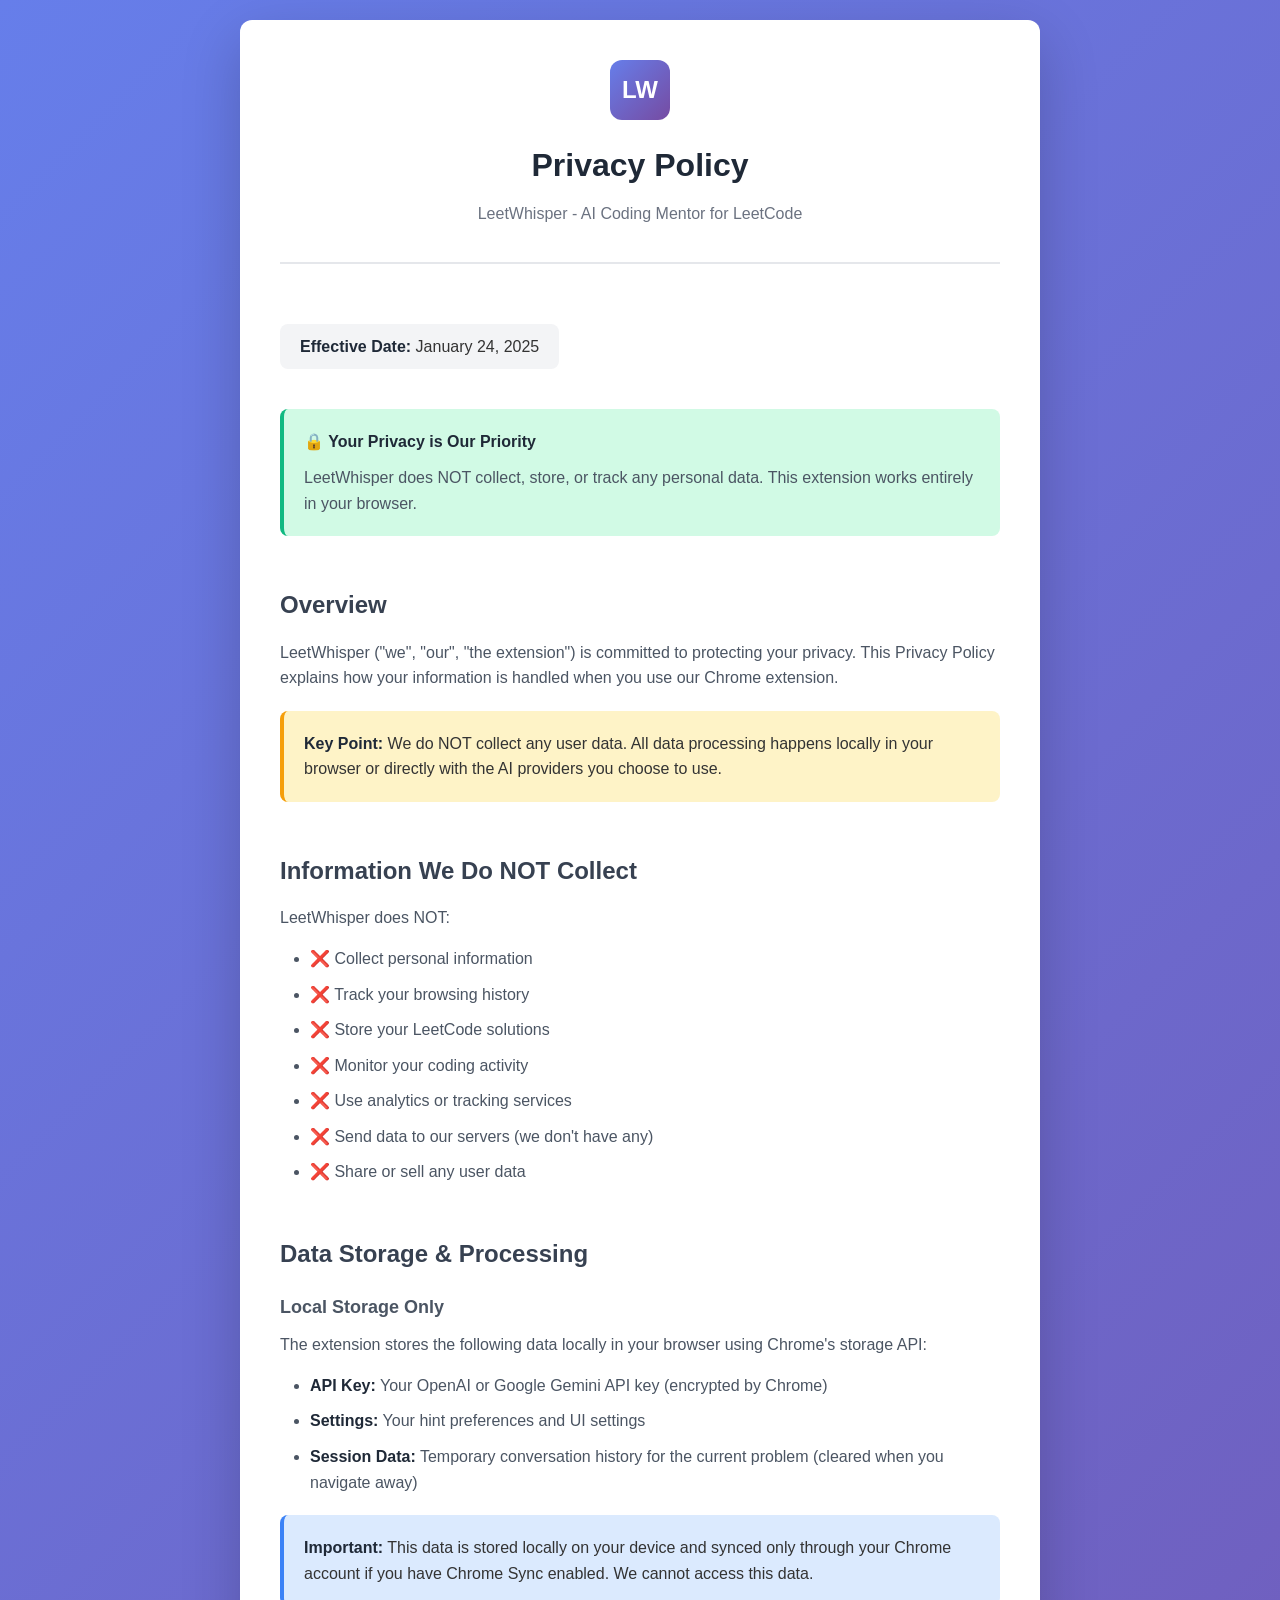
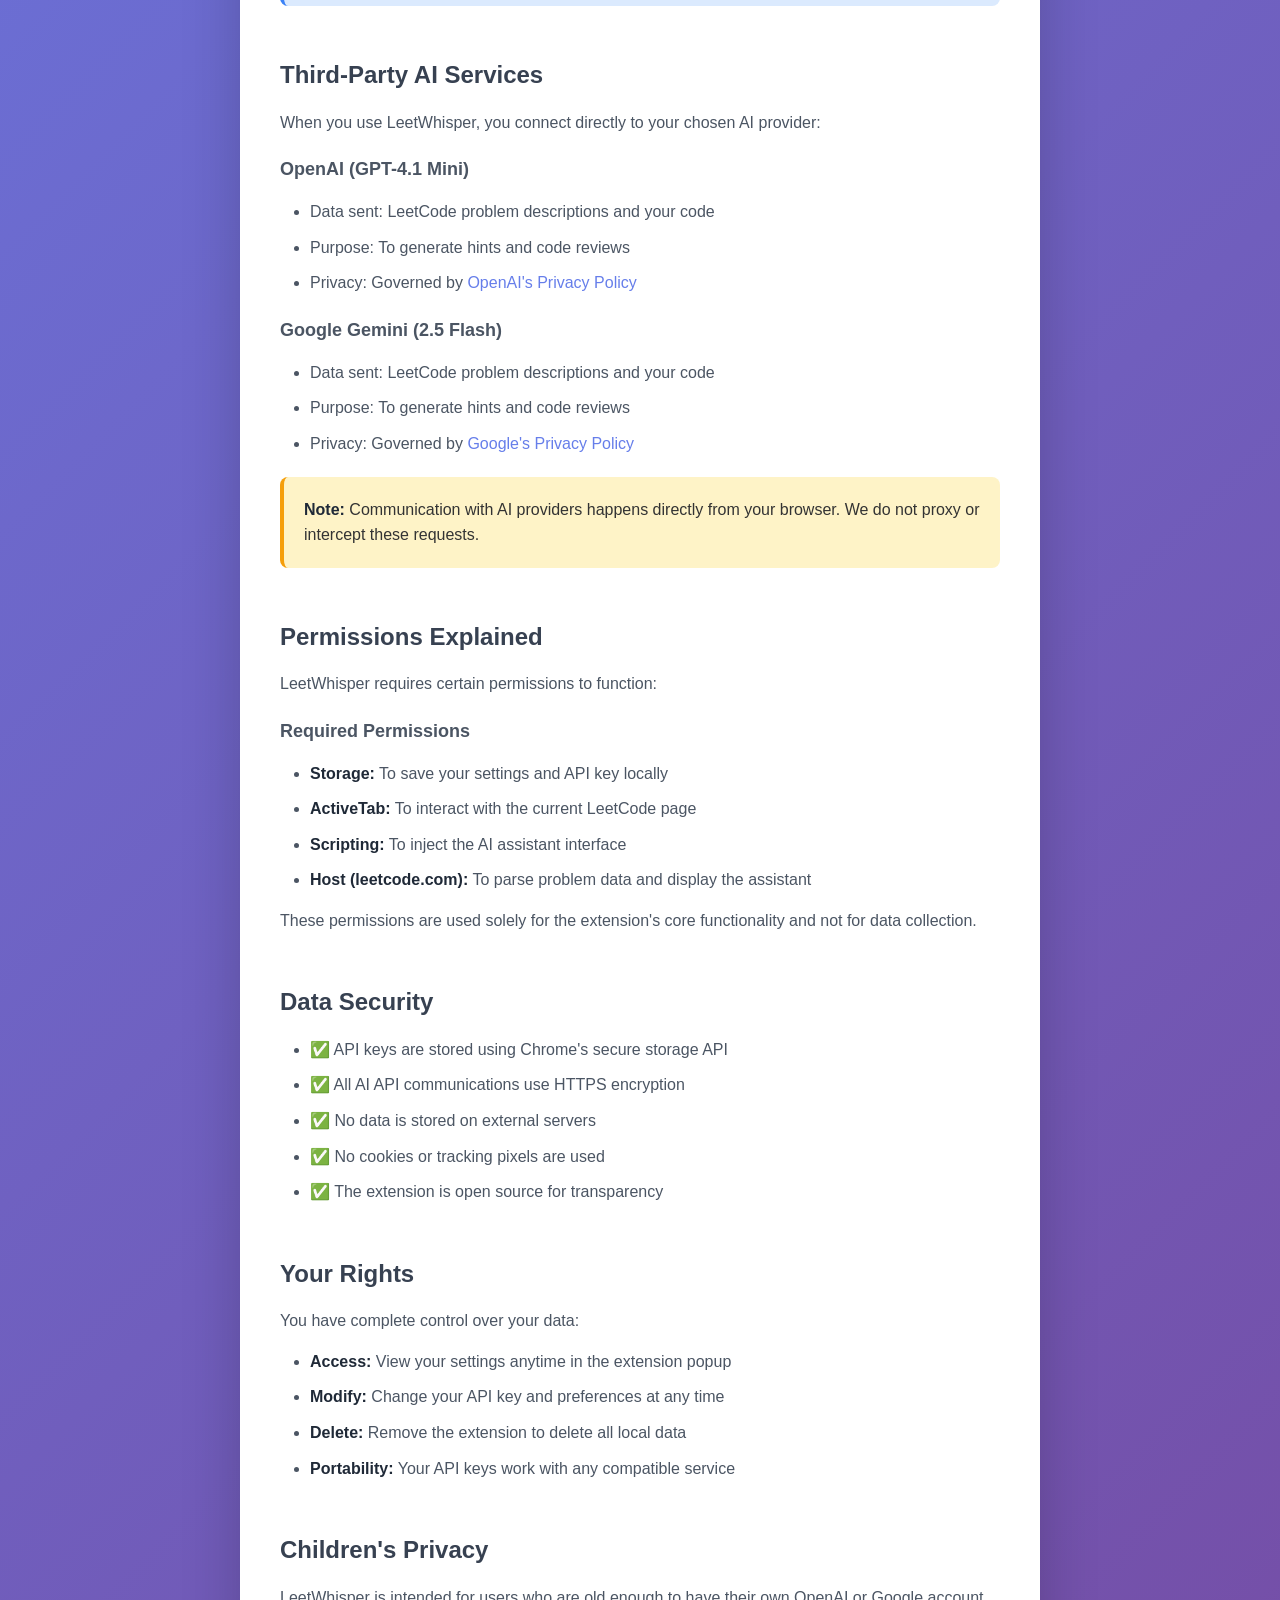
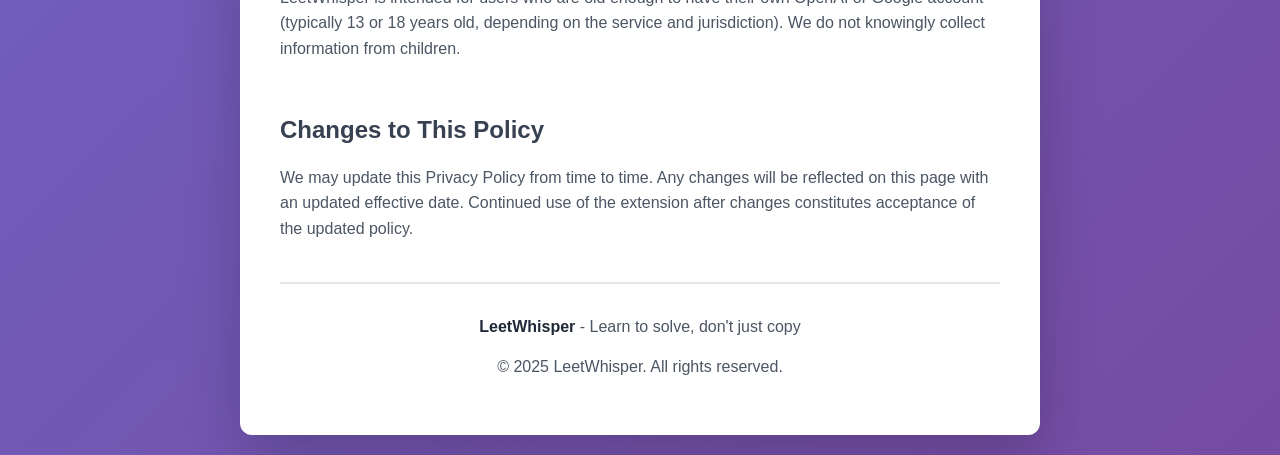
<file: privacy_policy/index.html>
<!DOCTYPE html>
<html lang="en">
<head>
    <meta charset="UTF-8">
    <meta name="viewport" content="width=device-width, initial-scale=1.0">
    <title>Privacy Policy - LeetWhisper</title>
    <style>
        * {
            margin: 0;
            padding: 0;
            box-sizing: border-box;
        }
        
        body {
            font-family: -apple-system, BlinkMacSystemFont, 'Segoe UI', Roboto, Oxygen, Ubuntu, sans-serif;
            line-height: 1.6;
            color: #333;
            background: linear-gradient(135deg, #667eea 0%, #764ba2 100%);
            min-height: 100vh;
            padding: 20px;
        }
        
        .container {
            max-width: 800px;
            margin: 0 auto;
            background: white;
            border-radius: 12px;
            box-shadow: 0 20px 60px rgba(0, 0, 0, 0.2);
            padding: 40px;
        }
        
        .header {
            text-align: center;
            margin-bottom: 40px;
            padding-bottom: 20px;
            border-bottom: 2px solid #e5e7eb;
        }
        
        .logo {
            display: inline-block;
            background: linear-gradient(135deg, #667eea 0%, #764ba2 100%);
            color: white;
            width: 60px;
            height: 60px;
            border-radius: 12px;
            display: flex;
            align-items: center;
            justify-content: center;
            font-size: 24px;
            font-weight: bold;
            margin: 0 auto 20px;
        }
        
        h1 {
            color: #1f2937;
            font-size: 32px;
            margin-bottom: 10px;
        }
        
        .subtitle {
            color: #6b7280;
            font-size: 16px;
        }
        
        .effective-date {
            background: #f3f4f6;
            padding: 10px 20px;
            border-radius: 8px;
            display: inline-block;
            margin: 20px 0;
            font-weight: 500;
        }
        
        h2 {
            color: #374151;
            font-size: 24px;
            margin: 30px 0 15px;
            padding-top: 20px;
        }
        
        h3 {
            color: #4b5563;
            font-size: 18px;
            margin: 20px 0 10px;
        }
        
        p {
            margin-bottom: 15px;
            color: #4b5563;
        }
        
        ul {
            margin: 15px 0 15px 30px;
        }
        
        li {
            margin-bottom: 10px;
            color: #4b5563;
        }
        
        .highlight {
            background: #fef3c7;
            padding: 20px;
            border-left: 4px solid #f59e0b;
            border-radius: 8px;
            margin: 20px 0;
        }
        
        .info-box {
            background: #dbeafe;
            padding: 20px;
            border-left: 4px solid #3b82f6;
            border-radius: 8px;
            margin: 20px 0;
        }
        
        .success-box {
            background: #d1fae5;
            padding: 20px;
            border-left: 4px solid #10b981;
            border-radius: 8px;
            margin: 20px 0;
        }
        
        .footer {
            margin-top: 40px;
            padding-top: 30px;
            border-top: 2px solid #e5e7eb;
            text-align: center;
            color: #6b7280;
        }
        
        a {
            color: #667eea;
            text-decoration: none;
            font-weight: 500;
        }
        
        a:hover {
            text-decoration: underline;
        }
        
        .section {
            margin-bottom: 30px;
        }
        
        strong {
            color: #1f2937;
        }
        
        .badge {
            display: inline-block;
            background: #f3f4f6;
            padding: 4px 8px;
            border-radius: 4px;
            font-size: 12px;
            font-weight: 600;
            color: #374151;
            margin-left: 10px;
        }
    </style>
</head>
<body>
    <div class="container">
        <div class="header">
            <div class="logo">LW</div>
            <h1>Privacy Policy</h1>
            <p class="subtitle">LeetWhisper - AI Coding Mentor for LeetCode</p>
        </div>
        
        <div class="effective-date">
            <strong>Effective Date:</strong> January 24, 2025
        </div>
        
        <div class="success-box">
            <strong>🔒 Your Privacy is Our Priority</strong>
            <p style="margin-top: 10px; margin-bottom: 0;">LeetWhisper does NOT collect, store, or track any personal data. This extension works entirely in your browser.</p>
        </div>
        
        <div class="section">
            <h2>Overview</h2>
            <p>LeetWhisper ("we", "our", "the extension") is committed to protecting your privacy. This Privacy Policy explains how your information is handled when you use our Chrome extension.</p>
            
            <div class="highlight">
                <strong>Key Point:</strong> We do NOT collect any user data. All data processing happens locally in your browser or directly with the AI providers you choose to use.
            </div>
        </div>
        
        <div class="section">
            <h2>Information We Do NOT Collect</h2>
            <p>LeetWhisper does NOT:</p>
            <ul>
                <li>❌ Collect personal information</li>
                <li>❌ Track your browsing history</li>
                <li>❌ Store your LeetCode solutions</li>
                <li>❌ Monitor your coding activity</li>
                <li>❌ Use analytics or tracking services</li>
                <li>❌ Send data to our servers (we don't have any)</li>
                <li>❌ Share or sell any user data</li>
            </ul>
        </div>
        
        <div class="section">
            <h2>Data Storage & Processing</h2>
            
            <h3>Local Storage Only</h3>
            <p>The extension stores the following data locally in your browser using Chrome's storage API:</p>
            <ul>
                <li><strong>API Key:</strong> Your OpenAI or Google Gemini API key (encrypted by Chrome)</li>
                <li><strong>Settings:</strong> Your hint preferences and UI settings</li>
                <li><strong>Session Data:</strong> Temporary conversation history for the current problem (cleared when you navigate away)</li>
            </ul>
            
            <div class="info-box">
                <strong>Important:</strong> This data is stored locally on your device and synced only through your Chrome account if you have Chrome Sync enabled. We cannot access this data.
            </div>
        </div>
        
        <div class="section">
            <h2>Third-Party AI Services</h2>
            <p>When you use LeetWhisper, you connect directly to your chosen AI provider:</p>
            
            <h3>OpenAI (GPT-4.1 Mini)</h3>
            <ul>
                <li>Data sent: LeetCode problem descriptions and your code</li>
                <li>Purpose: To generate hints and code reviews</li>
                <li>Privacy: Governed by <a href="https://openai.com/policies/privacy-policy" target="_blank">OpenAI's Privacy Policy</a></li>
            </ul>
            
            <h3>Google Gemini (2.5 Flash)</h3>
            <ul>
                <li>Data sent: LeetCode problem descriptions and your code</li>
                <li>Purpose: To generate hints and code reviews</li>
                <li>Privacy: Governed by <a href="https://policies.google.com/privacy" target="_blank">Google's Privacy Policy</a></li>
            </ul>
            
            <div class="highlight">
                <strong>Note:</strong> Communication with AI providers happens directly from your browser. We do not proxy or intercept these requests.
            </div>
        </div>
        
        <div class="section">
            <h2>Permissions Explained</h2>
            <p>LeetWhisper requires certain permissions to function:</p>
            
            <h3>Required Permissions</h3>
            <ul>
                <li><strong>Storage:</strong> To save your settings and API key locally</li>
                <li><strong>ActiveTab:</strong> To interact with the current LeetCode page</li>
                <li><strong>Scripting:</strong> To inject the AI assistant interface</li>
                <li><strong>Host (leetcode.com):</strong> To parse problem data and display the assistant</li>
            </ul>
            
            <p>These permissions are used solely for the extension's core functionality and not for data collection.</p>
        </div>
        
        <div class="section">
            <h2>Data Security</h2>
            <ul>
                <li>✅ API keys are stored using Chrome's secure storage API</li>
                <li>✅ All AI API communications use HTTPS encryption</li>
                <li>✅ No data is stored on external servers</li>
                <li>✅ No cookies or tracking pixels are used</li>
                <li>✅ The extension is open source for transparency</li>
            </ul>
        </div>
        
        <div class="section">
            <h2>Your Rights</h2>
            <p>You have complete control over your data:</p>
            <ul>
                <li><strong>Access:</strong> View your settings anytime in the extension popup</li>
                <li><strong>Modify:</strong> Change your API key and preferences at any time</li>
                <li><strong>Delete:</strong> Remove the extension to delete all local data</li>
                <li><strong>Portability:</strong> Your API keys work with any compatible service</li>
            </ul>
        </div>
        
        <div class="section">
            <h2>Children's Privacy</h2>
            <p>LeetWhisper is intended for users who are old enough to have their own OpenAI or Google account (typically 13 or 18 years old, depending on the service and jurisdiction). We do not knowingly collect information from children.</p>
        </div>
        
        <div class="section">
            <h2>Changes to This Policy</h2>
            <p>We may update this Privacy Policy from time to time. Any changes will be reflected on this page with an updated effective date. Continued use of the extension after changes constitutes acceptance of the updated policy.</p>
        </div>
        
        <div class="footer">
            <p><strong>LeetWhisper</strong> - Learn to solve, don't just copy</p>
            <p style="margin-top: 10px;">© 2025 LeetWhisper. All rights reserved.</p>
        </div>
    </div>
</body>
</html>
</file>
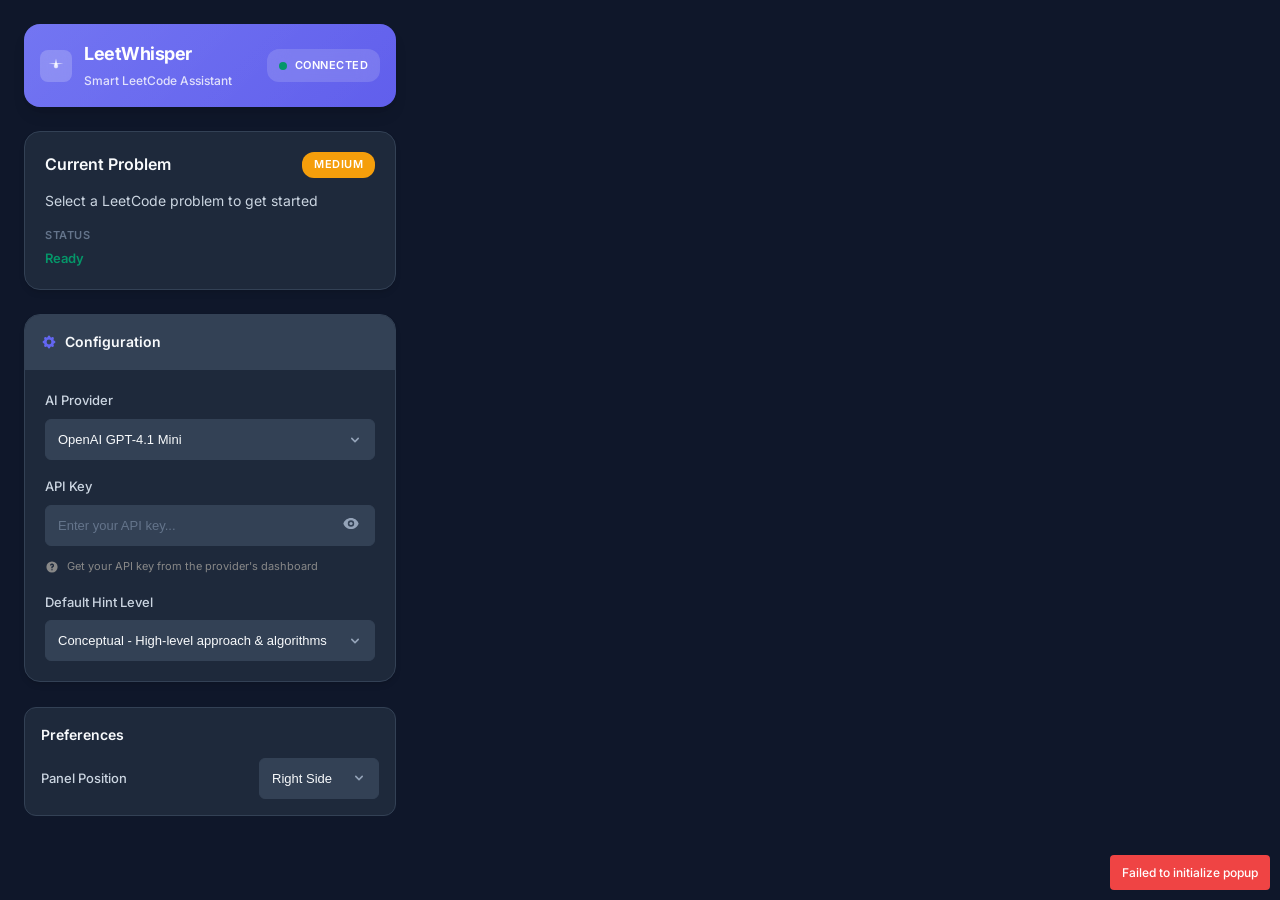
<file: popup/popup.html>
<!DOCTYPE html>
<html lang="en">
<head>
  <meta charset="UTF-8">
  <meta name="viewport" content="width=device-width, initial-scale=1.0">
  <title>LeetWhisper</title>
  <link rel="stylesheet" href="popup.css">
  <link rel="preconnect" href="https://fonts.googleapis.com">
  <link rel="preconnect" href="https://fonts.gstatic.com" crossorigin>
  <link href="https://fonts.googleapis.com/css2?family=Inter:wght@300;400;500;600;700&display=swap" rel="stylesheet">
</head>
<body>
  <div class="app-container">
    <!-- Brand Header -->
    <div class="brand-header">
      <div class="brand-identity">
        <div class="brand-icon">
          <svg viewBox="0 0 24 24" fill="none" xmlns="http://www.w3.org/2000/svg">
            <path d="M12 2L13.09 8.26L22 9L13.09 9.74L12 16L10.91 9.74L2 9L10.91 8.26L12 2Z" fill="currentColor"/>
            <circle cx="12" cy="12" r="3" fill="currentColor" opacity="0.7"/>
          </svg>
        </div>
        <div class="brand-text">
          <h1 class="brand-name">LeetWhisper</h1>
          <span class="brand-tagline">Smart LeetCode Assistant</span>
        </div>
      </div>
      <div class="status-indicator">
        <div class="status-dot" id="connection-status"></div>
        <span class="status-text" id="status-text">Connected</span>
      </div>
    </div>

    <!-- Problem Context Card -->
    <div class="context-card">
      <div class="card-header">
        <h2 class="card-title">Current Problem</h2>
        <div class="problem-badge" id="problem-difficulty">Medium</div>
      </div>
      <div class="card-content">
        <p class="problem-title" id="current-problem">Select a LeetCode problem to get started</p>
        <div class="problem-stats">
          <div class="stat-item">
            <span class="stat-label">Status</span>
            <span class="stat-value" id="extension-status">Ready</span>
          </div>
        </div>
      </div>
    </div>

    <!-- Configuration Panel -->
    <div class="config-panel">
      <div class="panel-header">
        <h3 class="panel-title">
          <svg class="panel-icon" viewBox="0 0 20 20" fill="currentColor">
            <path fill-rule="evenodd" d="M11.49 3.17c-.38-1.56-2.6-1.56-2.98 0a1.532 1.532 0 01-2.286.948c-1.372-.836-2.942.734-2.106 2.106.54.886.061 2.042-.947 2.287-1.561.379-1.561 2.6 0 2.978a1.532 1.532 0 01.947 2.287c-.836 1.372.734 2.942 2.106 2.106a1.532 1.532 0 012.287.947c.379 1.561 2.6 1.561 2.978 0a1.533 1.533 0 012.287-.947c1.372.836 2.942-.734 2.106-2.106a1.533 1.533 0 01.947-2.287c1.561-.379 1.561-2.6 0-2.978a1.532 1.532 0 01-.947-2.287c.836-1.372-.734-2.942-2.106-2.106a1.532 1.532 0 01-2.287-.947zM10 13a3 3 0 100-6 3 3 0 000 6z" clip-rule="evenodd"/>
          </svg>
          Configuration
        </h3>
      </div>
      
      <div class="form-section">
        <div class="input-group">
          <label for="ai-provider" class="input-label">AI Provider</label>
          <div class="select-wrapper">
            <select id="ai-provider" class="select-input">
              <option value="gpt-4-1-mini">OpenAI GPT-4.1 Mini</option>
              <option value="gemini-2-5-flash">Google Gemini 2.5 Flash</option>
            </select>
            <svg class="select-icon" viewBox="0 0 20 20" fill="currentColor">
              <path fill-rule="evenodd" d="M5.293 7.293a1 1 0 011.414 0L10 10.586l3.293-3.293a1 1 0 111.414 1.414l-4 4a1 1 0 01-1.414 0l-4-4a1 1 0 010-1.414z" clip-rule="evenodd"/>
            </svg>
          </div>
        </div>

        <div class="input-group">
          <label for="api-key" id="api-key-label" class="input-label">API Key</label>
          <div class="password-input-wrapper">
            <input type="password" id="api-key" class="text-input" placeholder="Enter your API key..." />
            <button id="toggle-key-visibility" class="password-toggle" type="button">
              <svg class="eye-icon" viewBox="0 0 20 20" fill="currentColor">
                <path d="M10 12a2 2 0 100-4 2 2 0 000 4z"/>
                <path fill-rule="evenodd" d="M.458 10C1.732 5.943 5.522 3 10 3s8.268 2.943 9.542 7c-1.274 4.057-5.064 7-9.542 7S1.732 14.057.458 10zM14 10a4 4 0 11-8 0 4 4 0 018 0z" clip-rule="evenodd"/>
              </svg>
            </button>
          </div>
          <div class="help-text" id="api-help-text">
            <svg class="help-icon" viewBox="0 0 20 20" fill="currentColor">
              <path fill-rule="evenodd" d="M18 10a8 8 0 11-16 0 8 8 0 0116 0zm-8-3a1 1 0 00-.867.5 1 1 0 11-1.731-1A3 3 0 0113 8a3.001 3.001 0 01-2 2.83V11a1 1 0 11-2 0v-1a1 1 0 011-1 1 1 0 100-2zm0 8a1 1 0 100-2 1 1 0 000 2z" clip-rule="evenodd"/>
            </svg>
            Get your API key from the provider's dashboard
          </div>
        </div>

        <div class="input-group">
          <label for="hint-level" class="input-label">Default Hint Level</label>
          <div class="select-wrapper">
            <select id="hint-level" class="select-input">
              <option value="1">Conceptual - High-level approach & algorithms</option>
              <option value="3">Implementation - Code structure & detailed guidance</option>
            </select>
            <svg class="select-icon" viewBox="0 0 20 20" fill="currentColor">
              <path fill-rule="evenodd" d="M5.293 7.293a1 1 0 011.414 0L10 10.586l3.293-3.293a1 1 0 111.414 1.414l-4 4a1 1 0 01-1.414 0l-4-4a1 1 0 010-1.414z" clip-rule="evenodd"/>
            </svg>
          </div>
        </div>
      </div>
    </div>

    <!-- Preferences Section -->
    <div class="preferences-section">
      <div class="settings-card">
        <div class="settings-header">
          <h4 class="settings-title">Preferences</h4>
        </div>
        <div class="setting-item">
          <label for="panel-position" class="setting-label">Panel Position</label>
          <div class="select-wrapper mini">
            <select id="panel-position" class="select-input">
              <option value="right">Right Side</option>
              <option value="left">Left Side</option>
            </select>
            <svg class="select-icon" viewBox="0 0 20 20" fill="currentColor">
              <path fill-rule="evenodd" d="M5.293 7.293a1 1 0 011.414 0L10 10.586l3.293-3.293a1 1 0 111.414 1.414l-4 4a1 1 0 01-1.414 0l-4-4a1 1 0 010-1.414z" clip-rule="evenodd"/>
            </svg>
          </div>
        </div>
      </div>
    </div>

  </div>

  <script src="popup.js"></script>
</body>
</html>
</file>
<file: popup/popup.css>
/* LeetWhisper - Modern SaaS Popup Design */

:root {
  /* Color Palette */
  --primary: #6366f1;
  --primary-hover: #5856eb;
  --primary-light: #eef2ff;
  --secondary: #10b981;
  --success: #059669;
  --warning: #f59e0b;
  --error: #ef4444;
  
  /* Neutral Colors */
  --gray-50: #f9fafb;
  --gray-100: #f3f4f6;
  --gray-200: #e5e7eb;
  --gray-300: #d1d5db;
  --gray-400: #9ca3af;
  --gray-500: #6b7280;
  --gray-600: #4b5563;
  --gray-700: #374151;
  --gray-800: #1f2937;
  --gray-900: #111827;
  
  /* Background Colors */
  --bg-primary: #0f172a;
  --bg-secondary: #1e293b;
  --bg-tertiary: #334155;
  --bg-card: #1e293b;
  --bg-input: #334155;
  --bg-hover: #475569;
  
  /* Text Colors */
  --text-primary: #f8fafc;
  --text-secondary: #cbd5e1;
  --text-tertiary: #94a3b8;
  --text-muted: #64748b;
  
  /* Borders */
  --border: #334155;
  --border-light: #475569;
  
  /* Shadows */
  --shadow-sm: 0 1px 2px 0 rgb(0 0 0 / 0.05);
  --shadow: 0 1px 3px 0 rgb(0 0 0 / 0.1), 0 1px 2px -1px rgb(0 0 0 / 0.1);
  --shadow-md: 0 4px 6px -1px rgb(0 0 0 / 0.1), 0 2px 4px -2px rgb(0 0 0 / 0.1);
  --shadow-lg: 0 10px 15px -3px rgb(0 0 0 / 0.1), 0 4px 6px -4px rgb(0 0 0 / 0.1);
  --shadow-xl: 0 20px 25px -5px rgb(0 0 0 / 0.1), 0 8px 10px -6px rgb(0 0 0 / 0.1);
  
  /* Radius */
  --radius-sm: 4px;
  --radius: 6px;
  --radius-md: 8px;
  --radius-lg: 12px;
  --radius-xl: 16px;
  
  /* Spacing */
  --space-1: 0.25rem;
  --space-2: 0.5rem;
  --space-3: 0.75rem;
  --space-4: 1rem;
  --space-5: 1.25rem;
  --space-6: 1.5rem;
  --space-8: 2rem;
}

* {
  margin: 0;
  padding: 0;
  box-sizing: border-box;
}

body {
  width: 420px;
  min-height: 600px;
  font-family: 'Inter', -apple-system, BlinkMacSystemFont, 'Segoe UI', Roboto, sans-serif;
  background: var(--bg-primary);
  color: var(--text-primary);
  font-size: 14px;
  line-height: 1.6;
  -webkit-font-smoothing: antialiased;
  -moz-osx-font-smoothing: grayscale;
}

.app-container {
  padding: var(--space-6);
  display: flex;
  flex-direction: column;
  gap: var(--space-6);
  animation: slideUp 0.4s cubic-bezier(0.16, 1, 0.3, 1);
}

/* ===== MODERN SAAS COMPONENTS ===== */

/* Brand Header */
.brand-header {
  display: flex;
  align-items: center;
  justify-content: space-between;
  padding: var(--space-4);
  background: linear-gradient(135deg, var(--primary) 0%, var(--primary-hover) 100%);
  border-radius: var(--radius-xl);
  box-shadow: var(--shadow-lg);
  position: relative;
  overflow: hidden;
}

.brand-header::before {
  content: '';
  position: absolute;
  top: 0;
  left: 0;
  right: 0;
  bottom: 0;
  background: linear-gradient(135deg, rgba(255,255,255,0.1) 0%, rgba(255,255,255,0.05) 100%);
  pointer-events: none;
}

.brand-identity {
  display: flex;
  align-items: center;
  gap: var(--space-3);
  z-index: 1;
}

.brand-icon {
  width: 32px;
  height: 32px;
  background: rgba(255,255,255,0.2);
  border-radius: var(--radius-md);
  display: flex;
  align-items: center;
  justify-content: center;
  color: white;
  backdrop-filter: blur(10px);
}

.brand-icon svg {
  width: 18px;
  height: 18px;
}

.brand-text {
  color: white;
}

.brand-name {
  font-size: 18px;
  font-weight: 700;
  letter-spacing: -0.5px;
  margin: 0;
}

.brand-tagline {
  font-size: 12px;
  opacity: 0.8;
  font-weight: 500;
}

.status-indicator {
  display: flex;
  align-items: center;
  gap: var(--space-2);
  background: rgba(255,255,255,0.15);
  padding: var(--space-2) var(--space-3);
  border-radius: var(--radius-lg);
  backdrop-filter: blur(10px);
}

.status-dot {
  width: 8px;
  height: 8px;
  border-radius: 50%;
  background: var(--success);
  animation: pulse 2s infinite;
}

.status-text {
  font-size: 11px;
  font-weight: 600;
  color: white;
  text-transform: uppercase;
  letter-spacing: 0.5px;
}

/* Problem Context Card */
.context-card {
  background: var(--bg-card);
  border: 1px solid var(--border);
  border-radius: var(--radius-xl);
  padding: var(--space-5);
  box-shadow: var(--shadow-md);
  transition: all 0.2s ease;
}

.context-card:hover {
  border-color: var(--border-light);
  box-shadow: var(--shadow-lg);
}

.card-header {
  display: flex;
  align-items: center;
  justify-content: space-between;
  margin-bottom: var(--space-3);
}

.card-title {
  font-size: 16px;
  font-weight: 600;
  color: var(--text-primary);
  margin: 0;
}

.problem-badge {
  display: inline-flex;
  align-items: center;
  padding: var(--space-1) var(--space-3);
  background: var(--warning);
  color: white;
  border-radius: var(--radius-lg);
  font-size: 11px;
  font-weight: 600;
  text-transform: uppercase;
  letter-spacing: 0.5px;
}

.problem-badge:empty {
  display: none;
}

.card-content .problem-title {
  font-size: 14px;
  color: var(--text-secondary);
  margin: 0 0 var(--space-4) 0;
  line-height: 1.5;
}

.problem-stats {
  display: flex;
  gap: var(--space-4);
}

.stat-item {
  display: flex;
  flex-direction: column;
  gap: var(--space-1);
}

.stat-label {
  font-size: 11px;
  color: var(--text-muted);
  text-transform: uppercase;
  letter-spacing: 0.5px;
  font-weight: 600;
}

.stat-value {
  font-size: 13px;
  font-weight: 600;
  color: var(--success);
}

/* Status Section */
.status-section {
  padding: 16px 20px;
  background: #252525;
  border-bottom: 1px solid #333;
}

.status-item {
  display: flex;
  justify-content: space-between;
  margin-bottom: 8px;
}

.status-item:last-child {
  margin-bottom: 0;
}

.status-label {
  color: #999;
  font-weight: 500;
}

.status-value {
  color: #e0e0e0;
  font-weight: 500;
}

.status-value.connected {
  color: #00d4aa;
}

.status-value.error {
  color: #ff6b6b;
}

/* Configuration Panel */
.config-panel {
  background: var(--bg-card);
  border: 1px solid var(--border);
  border-radius: var(--radius-xl);
  overflow: hidden;
  box-shadow: var(--shadow-md);
  transition: all 0.2s ease;
}

.config-panel:hover {
  border-color: var(--border-light);
  box-shadow: var(--shadow-lg);
}

.panel-header {
  background: var(--bg-tertiary);
  padding: var(--space-4);
  border-bottom: 1px solid var(--border);
}

.panel-title {
  display: flex;
  align-items: center;
  gap: var(--space-2);
  font-size: 14px;
  font-weight: 600;
  color: var(--text-primary);
  margin: 0;
}

.panel-icon {
  width: 16px;
  height: 16px;
  color: var(--primary);
}

.form-section {
  padding: var(--space-5);
  display: flex;
  flex-direction: column;
  gap: var(--space-4);
}

.input-group {
  display: flex;
  flex-direction: column;
  gap: var(--space-2);
}

.input-label {
  font-size: 13px;
  font-weight: 500;
  color: var(--text-secondary);
}

/* Modern Select Input */
.select-wrapper {
  position: relative;
}

.select-wrapper.mini {
  min-width: 120px;
}

.select-input {
  appearance: none;
  width: 100%;
  background: var(--bg-input);
  border: 1px solid var(--border);
  border-radius: var(--radius);
  padding: var(--space-3) var(--space-6) var(--space-3) var(--space-3);
  color: var(--text-primary);
  font-size: 13px;
  font-weight: 500;
  cursor: pointer;
  transition: all 0.2s ease;
}

.select-input:focus {
  outline: none;
  border-color: var(--primary);
  box-shadow: 0 0 0 3px rgba(99, 102, 241, 0.1);
}

.select-input:hover {
  border-color: var(--border-light);
}

.select-icon {
  position: absolute;
  right: var(--space-3);
  top: 50%;
  transform: translateY(-50%);
  width: 16px;
  height: 16px;
  color: var(--text-tertiary);
  pointer-events: none;
  transition: color 0.2s ease;
}

.select-wrapper:hover .select-icon {
  color: var(--text-secondary);
}

/* Modern Text Input */
.text-input {
  width: 100%;
  background: var(--bg-input);
  border: 1px solid var(--border);
  border-radius: var(--radius);
  padding: var(--space-3);
  color: var(--text-primary);
  font-size: 13px;
  font-weight: 500;
  transition: all 0.2s ease;
}

.text-input:focus {
  outline: none;
  border-color: var(--primary);
  box-shadow: 0 0 0 3px rgba(99, 102, 241, 0.1);
}

.text-input:hover {
  border-color: var(--border-light);
}

.text-input::placeholder {
  color: var(--text-muted);
}

/* Password Input */
.password-input-wrapper {
  position: relative;
}

.password-toggle {
  position: absolute;
  right: var(--space-3);
  top: 50%;
  transform: translateY(-50%);
  background: none;
  border: none;
  color: var(--text-tertiary);
  cursor: pointer;
  padding: var(--space-1);
  border-radius: var(--radius-sm);
  transition: all 0.2s ease;
}

.password-toggle:hover {
  color: var(--text-secondary);
  background: var(--bg-hover);
}

.eye-icon {
  width: 16px;
  height: 16px;
}

/* Help Text */
.help-text {
  display: flex;
  align-items: center;
  gap: var(--space-2);
  font-size: 12px;
  color: var(--text-muted);
  margin-top: var(--space-1);
}

.help-icon {
  width: 14px;
  height: 14px;
  flex-shrink: 0;
}

.help-text a {
  color: var(--primary);
  text-decoration: none;
  font-weight: 500;
}

.help-text a:hover {
  text-decoration: underline;
}

/* Form Groups */
.form-group {
  margin-bottom: 16px;
}

.form-group:last-child {
  margin-bottom: 0;
}

.form-group label {
  display: block;
  color: #b0b0b0;
  font-weight: 500;
  margin-bottom: 6px;
  font-size: 13px;
}

.form-group input[type="password"],
.form-group input[type="text"],
.form-group select {
  width: 100%;
  background: #2a2a2a;
  border: 1px solid #444;
  border-radius: 6px;
  padding: 8px 12px;
  color: #e0e0e0;
  font-size: 13px;
  transition: border-color 0.2s ease;
}

.form-group input:focus,
.form-group select:focus {
  outline: none;
  border-color: #00d4aa;
}

.input-group {
  display: flex;
  gap: 8px;
}

.input-group input {
  flex: 1;
}

.toggle-btn {
  background: #333;
  border: 1px solid #444;
  border-radius: 6px;
  padding: 8px 10px;
  color: #b0b0b0;
  cursor: pointer;
  font-size: 12px;
  transition: all 0.2s ease;
}

.toggle-btn:hover {
  background: #404040;
  border-color: #555;
}

.help-text {
  font-size: 11px;
  color: #888;
  margin-top: 4px;
}

.help-text a {
  color: #00d4aa;
  text-decoration: none;
}

.help-text a:hover {
  text-decoration: underline;
}

/* Checkbox Groups */
.checkbox-group {
  margin-bottom: 12px;
}

.checkbox-label {
  display: flex;
  align-items: center;
  cursor: pointer;
  font-weight: normal;
  margin-bottom: 0;
}

.checkbox-label input[type="checkbox"] {
  display: none;
}

.checkmark {
  width: 16px;
  height: 16px;
  background: #2a2a2a;
  border: 1px solid #444;
  border-radius: 3px;
  margin-right: 10px;
  position: relative;
  transition: all 0.2s ease;
}

.checkbox-label input:checked + .checkmark {
  background: #00d4aa;
  border-color: #00d4aa;
}

.checkbox-label input:checked + .checkmark::after {
  content: '✓';
  position: absolute;
  top: 50%;
  left: 50%;
  transform: translate(-50%, -50%);
  color: #1a1a1a;
  font-size: 11px;
  font-weight: bold;
}

/* Actions Grid */
.actions-grid {
  display: grid;
  grid-template-columns: 1fr 1fr;
  gap: var(--space-3);
}

.action-card {
  background: var(--bg-card);
  border: 1px solid var(--border);
  border-radius: var(--radius-lg);
  padding: var(--space-4);
  display: flex;
  flex-direction: column;
  align-items: flex-start;
  gap: var(--space-3);
  cursor: pointer;
  transition: all 0.2s ease;
  text-align: left;
  position: relative;
  overflow: hidden;
}

.action-card::before {
  content: '';
  position: absolute;
  top: 0;
  left: 0;
  right: 0;
  bottom: 0;
  background: linear-gradient(135deg, transparent 0%, rgba(99, 102, 241, 0.03) 100%);
  opacity: 0;
  transition: opacity 0.2s ease;
}

.action-card:hover {
  border-color: var(--border-light);
  transform: translateY(-2px);
  box-shadow: var(--shadow-lg);
}

.action-card:hover::before {
  opacity: 1;
}

.action-card.primary {
  background: linear-gradient(135deg, var(--primary) 0%, var(--primary-hover) 100%);
  border-color: var(--primary);
  color: white;
}

.action-card.primary::before {
  background: linear-gradient(135deg, rgba(255,255,255,0.1) 0%, rgba(255,255,255,0.05) 100%);
}

.action-card.primary:hover {
  transform: translateY(-3px);
  box-shadow: var(--shadow-xl);
}

.action-card:active {
  transform: translateY(-1px);
}

.action-card:disabled {
  opacity: 0.5;
  cursor: not-allowed;
  transform: none;
}

.action-card:disabled:hover {
  transform: none;
  box-shadow: none;
  border-color: var(--border);
}

.action-icon {
  width: 20px;
  height: 20px;
  color: var(--primary);
  z-index: 1;
}

.action-card.primary .action-icon {
  color: white;
}

.action-content {
  z-index: 1;
}

.action-title {
  font-size: 14px;
  font-weight: 600;
  color: var(--text-primary);
  margin: 0;
  line-height: 1.3;
}

.action-card.primary .action-title {
  color: white;
}

.action-desc {
  font-size: 12px;
  color: var(--text-tertiary);
  margin: 0;
  line-height: 1.4;
}

.action-card.primary .action-desc {
  color: rgba(255,255,255,0.8);
}

/* Settings Card */
.settings-card {
  grid-column: 1 / -1;
  background: var(--bg-card);
  border: 1px solid var(--border);
  border-radius: var(--radius-lg);
  padding: var(--space-4);
  transition: all 0.2s ease;
}

.settings-card:hover {
  border-color: var(--border-light);
  box-shadow: var(--shadow-md);
}

.settings-header {
  margin-bottom: var(--space-3);
}

.settings-title {
  font-size: 14px;
  font-weight: 600;
  color: var(--text-primary);
  margin: 0;
}

.setting-item {
  display: flex;
  align-items: center;
  justify-content: space-between;
  gap: var(--space-3);
}

.setting-label {
  font-size: 13px;
  font-weight: 500;
  color: var(--text-secondary);
}

/* Status Footer */
.status-footer {
  display: flex;
  align-items: center;
  justify-content: space-between;
  padding: var(--space-4);
  background: var(--bg-secondary);
  border: 1px solid var(--border);
  border-radius: var(--radius-xl);
  margin-top: auto;
}

.save-status {
  font-size: 12px;
  font-weight: 500;
  color: var(--text-muted);
}

.save-status.success {
  color: var(--success);
}

.save-status.error {
  color: var(--error);
}

.footer-links {
  display: flex;
  align-items: center;
  gap: var(--space-4);
}

.footer-link {
  display: flex;
  align-items: center;
  gap: var(--space-1);
  color: var(--text-tertiary);
  text-decoration: none;
  font-size: 12px;
  font-weight: 500;
  transition: color 0.2s ease;
}

.footer-link:hover {
  color: var(--primary);
}

.link-icon {
  width: 14px;
  height: 14px;
}

/* Footer */
.footer {
  padding: 16px 20px;
  background: #1a1a1a;
  display: flex;
  justify-content: space-between;
  align-items: center;
}

.save-status {
  font-size: 12px;
  color: #888;
}

.save-status.success {
  color: #00d4aa;
}

.save-status.error {
  color: #ff6b6b;
}

.links {
  display: flex;
  align-items: center;
  gap: 8px;
}

.links a {
  color: #888;
  text-decoration: none;
  font-size: 12px;
  transition: color 0.2s ease;
}

.links a:hover {
  color: #00d4aa;
}

.separator {
  color: #444;
  font-size: 12px;
}

/* ===== ANIMATIONS & MICRO-INTERACTIONS ===== */

@keyframes slideUp {
  from {
    opacity: 0;
    transform: translateY(20px);
  }
  to {
    opacity: 1;
    transform: translateY(0);
  }
}

@keyframes pulse {
  0%, 100% {
    opacity: 1;
    transform: scale(1);
  }
  50% {
    opacity: 0.7;
    transform: scale(1.1);
  }
}

@keyframes shimmer {
  0% {
    background-position: -200px 0;
  }
  100% {
    background-position: calc(200px + 100%) 0;
  }
}

@keyframes bounce {
  0%, 20%, 53%, 80%, 100% {
    animation-timing-function: cubic-bezier(0.215, 0.610, 0.355, 1.000);
    transform: translate3d(0,0,0);
  }
  40%, 43% {
    animation-timing-function: cubic-bezier(0.755, 0.050, 0.855, 0.060);
    transform: translate3d(0, -6px, 0);
  }
  70% {
    animation-timing-function: cubic-bezier(0.755, 0.050, 0.855, 0.060);
    transform: translate3d(0, -3px, 0);
  }
  90% {
    transform: translate3d(0, -1px, 0);
  }
}

/* Loading states */
.loading-shimmer {
  background: linear-gradient(90deg, var(--bg-card) 0%, var(--bg-hover) 50%, var(--bg-card) 100%);
  background-size: 200px 100%;
  animation: shimmer 1.5s infinite;
}

/* Focus states */
.action-card:focus-visible {
  outline: 2px solid var(--primary);
  outline-offset: 2px;
}

.select-input:focus-visible,
.text-input:focus-visible {
  outline: 2px solid var(--primary);
  outline-offset: 2px;
}

/* Hover states with transitions */
.brand-header {
  transition: transform 0.2s ease;
}

.brand-header:hover {
  transform: translateY(-1px);
}

/* Interactive elements */
.action-card, .context-card, .config-panel {
  will-change: transform, box-shadow;
}

/* Status indicator states */
.status-dot.connected {
  background: var(--success);
}

.status-dot.disconnected {
  background: var(--error);
  animation: pulse 1s infinite;
}

.status-dot.loading {
  background: var(--warning);
  animation: pulse 0.8s infinite;
}

/* ===== RESPONSIVE DESIGN ===== */

/* Small screens adjustments */
@media (max-width: 440px) {
  body {
    width: 380px;
  }
  
  .app-container {
    padding: var(--space-4);
    gap: var(--space-4);
  }
  
  .brand-header {
    padding: var(--space-3);
  }
  
  .brand-name {
    font-size: 16px;
  }
  
  .brand-tagline {
    font-size: 11px;
  }
  
  .actions-grid {
    grid-template-columns: 1fr;
    gap: var(--space-2);
  }
  
  .action-card {
    padding: var(--space-3);
  }
  
  .form-section {
    padding: var(--space-4);
    gap: var(--space-3);
  }
}

/* High contrast mode support */
@media (prefers-contrast: high) {
  :root {
    --border: #64748b;
    --border-light: #94a3b8;
    --text-muted: #94a3b8;
  }
}

/* Reduced motion support */
@media (prefers-reduced-motion: reduce) {
  * {
    animation-duration: 0.01ms !important;
    animation-iteration-count: 1 !important;
    transition-duration: 0.01ms !important;
  }
  
  .status-dot {
    animation: none;
  }
}

/* Dark theme variables (already default) */
@media (prefers-color-scheme: dark) {
  /* Already using dark theme by default */
}

/* Light theme override (if needed) */
@media (prefers-color-scheme: light) {
  /* Could add light theme variables here if desired */
}

/* ===== MODERN SCROLLBAR ===== */

::-webkit-scrollbar {
  width: 8px;
}

::-webkit-scrollbar-track {
  background: var(--bg-primary);
  border-radius: var(--radius-sm);
}

::-webkit-scrollbar-thumb {
  background: var(--bg-tertiary);
  border-radius: var(--radius-sm);
  transition: background 0.2s ease;
}

::-webkit-scrollbar-thumb:hover {
  background: var(--bg-hover);
}

/* Firefox scrollbar */
* {
  scrollbar-width: thin;
  scrollbar-color: var(--bg-tertiary) var(--bg-primary);
}

/* ===== UTILITY CLASSES ===== */

.sr-only {
  position: absolute;
  width: 1px;
  height: 1px;
  padding: 0;
  margin: -1px;
  overflow: hidden;
  clip: rect(0, 0, 0, 0);
  white-space: nowrap;
  border: 0;
}

.truncate {
  overflow: hidden;
  text-overflow: ellipsis;
  white-space: nowrap;
}

.animate-bounce {
  animation: bounce 1s infinite;
}

.animate-pulse {
  animation: pulse 2s cubic-bezier(0.4, 0, 0.6, 1) infinite;
}
</file>
